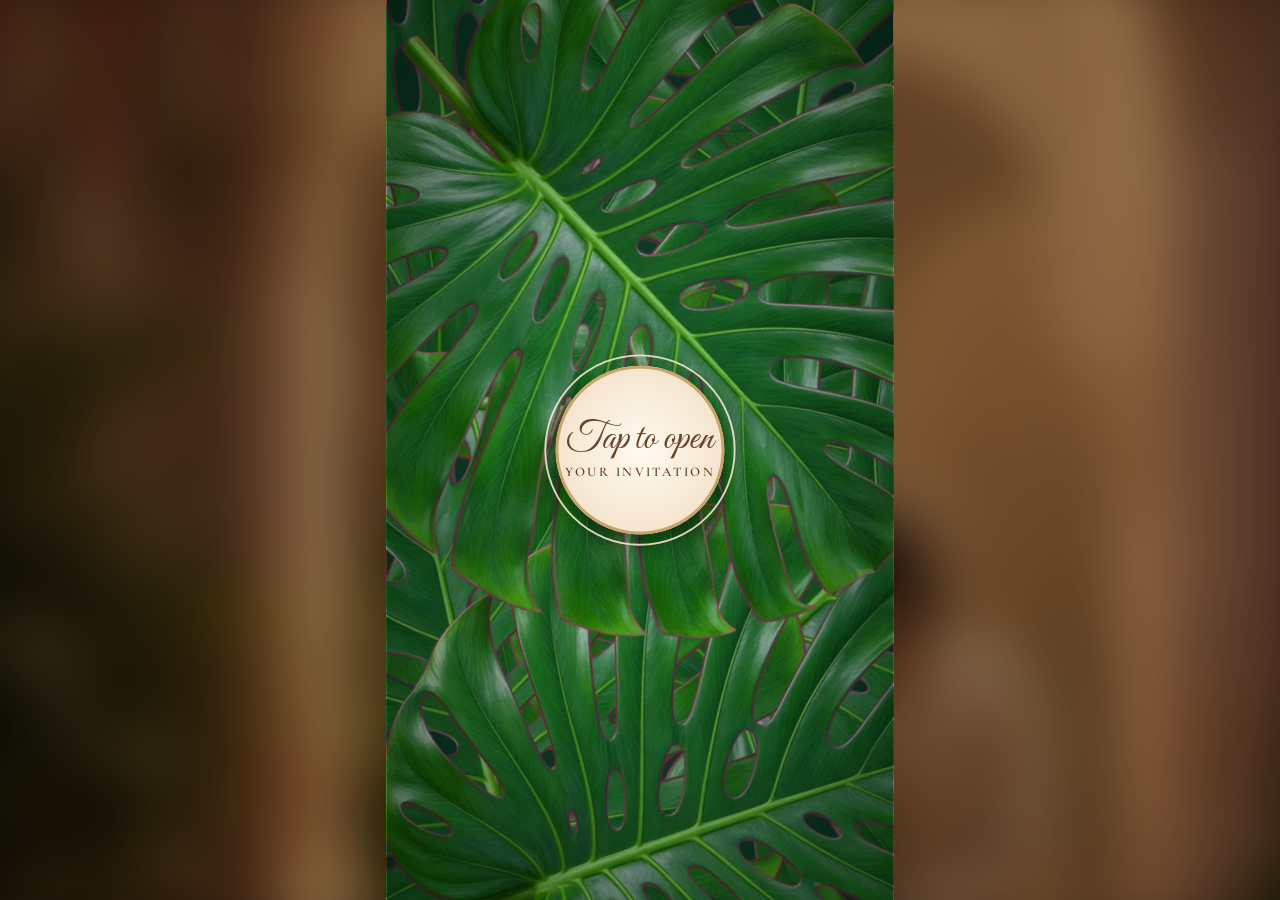
<file: index.html>
<!doctype html>
<html lang="en">
<head>
<meta charset="utf-8">
<meta name="viewport" content="width=device-width,initial-scale=1,viewport-fit=cover">
<meta name="theme-color" content="#1b1b2e">
<title>Wedding Invitation — Just For You</title>
<meta property="og:title" content="You're invited to our wedding">
<meta property="og:image" content="assets/img/title.webp">
<link rel="stylesheet" href="assets/fonts/fonts.css">
<link rel="stylesheet" href="assets/kit.css">
</head>
<body>
<div class="backdrop" id="backdrop"></div>
<main class="stage" id="stage">
  <div id="scenes"></div>
  <canvas class="fx" id="fx" width="1080" height="1920"></canvas>
  <div id="trans"></div>
  <div class="start" id="start"><button type="button" class="start__btn" id="startBtn"><span class="start__ring"></span><b>Tap to open</b><small>your invitation</small></button></div>
  <div class="end" id="end" hidden>
    <a class="pill" id="rsvp" target="_blank" rel="noopener">RSVP on WhatsApp</a>
    <a class="pill" id="map" target="_blank" rel="noopener">Open venue map</a>
    <button type="button" class="pill ghost" id="replay">↺ Watch again</button>
    <a class="make" href="edit.html">Create your own invitation →</a>
    <p class="credit" id="credit"></p>
  </div>
  <button type="button" class="mute" id="mute" aria-label="Mute music" hidden>♪</button>
</main>
<audio id="music" preload="auto" playsinline></audio>
<script src="assets/config.js"></script>
<script src="assets/sample-data.js"></script>
<script src="assets/jfy-codec.js"></script>
<script src="assets/kit.js"></script>
</body>
</html>
</file>
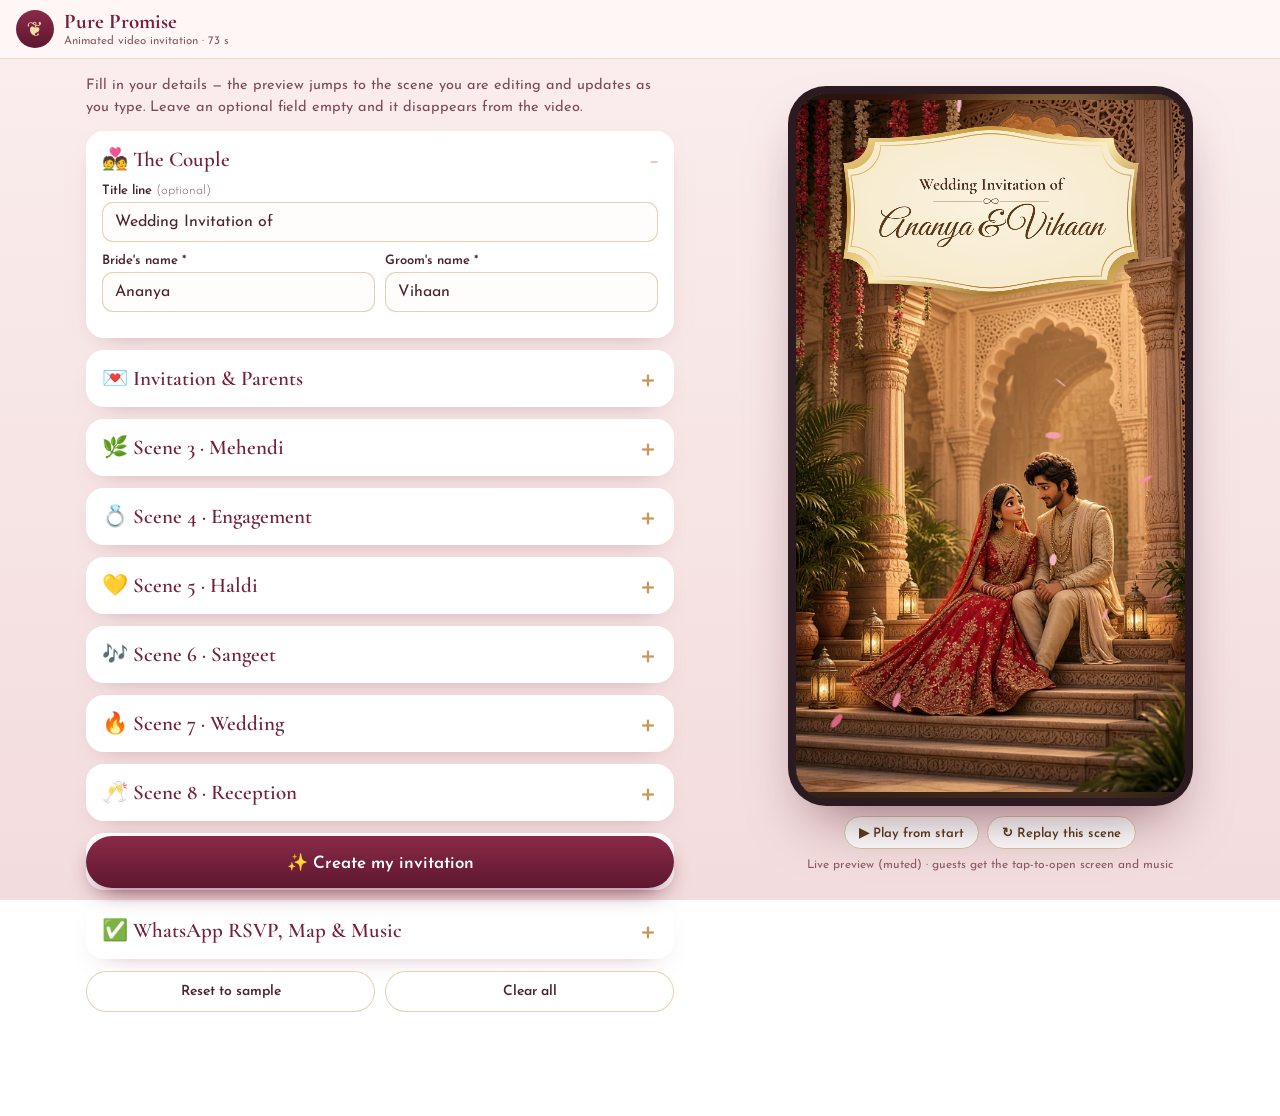
<file: edit.html>
<!doctype html>
<html lang="en">
<head>
<meta charset="utf-8">
<meta name="viewport" content="width=device-width,initial-scale=1,viewport-fit=cover">
<title>Customize your video invitation — Just For You</title>
<link rel="stylesheet" href="assets/fonts/fonts.css">
<link rel="stylesheet" href="assets/editor.css">
<style>.phone{aspect-ratio:9/16;width:auto!important;max-width:100%;padding:8px}body.v-preview .phone{width:auto!important}.pvbar{display:flex;gap:8px;justify-content:center;margin-top:10px}.pvbar button{font:600 13px 'Josefin Sans',sans-serif;padding:8px 14px;border-radius:20px;border:1px solid #d9c3a0;background:#fff;color:#5a3d1a;cursor:pointer}</style>
</head>
<body>
<header class="top">
  <div class="brand"><span class="brand__mono">❦</span><div><b id="tplName">Invitation</b><small id="tplSub">Animated video invitation</small></div></div>
  <nav class="tabs" role="tablist"><button type="button" class="tab on" data-view="form">✎ Edit</button><button type="button" class="tab" data-view="preview">👁 Preview</button></nav>
</header>
<div class="wrap">
<form class="panel" id="ed" autocomplete="off" novalidate>
  <p class="intro">Fill in your details — the preview jumps to the scene you are editing and updates as you type. Leave an optional field empty and it disappears from the video.</p>
  <div id="groups"></div>
  <div class="actions"><button type="button" class="btn btn--ghost" id="resetBtn">Reset to sample</button><button type="button" class="btn btn--ghost" id="clearBtn">Clear all</button></div>
  <p class="err" id="err" hidden></p>
  <button type="button" class="btn btn--main" id="createBtn">✨ Create my invitation</button>
</form>
<section class="preview" id="preview">
  <div class="phone"><iframe id="pv" title="Invitation preview"></iframe></div>
  <div class="pvbar"><button type="button" id="pvPlay">▶ Play from start</button><button type="button" id="pvScene">↻ Replay this scene</button></div>
  <p class="pvnote">Live preview (muted) · guests get the tap-to-open screen and music</p>
</section>
</div>
<div class="sheet" id="sheet" hidden>
  <div class="sheet__card">
    <button type="button" class="sheet__x" id="sheetX" aria-label="Close">×</button>
    <div class="sheet__tick">✓</div>
    <h2>Your invitation is ready!</h2>
    <p>Share this link with your guests. Everything you typed is saved inside the link.</p>
    <div class="link"><input id="shareUrl" readonly aria-label="Your invitation link"><button type="button" class="btn btn--main" id="copyBtn">Copy</button></div>
    <div class="sheet__btns">
      <a class="btn btn--wa" id="waShare" target="_blank" rel="noopener">Share on WhatsApp</a>
      <a class="btn btn--ghost" id="openLink" target="_blank" rel="noopener">Open invitation ↗</a>
      <button type="button" class="btn btn--ghost" id="nativeShare" hidden>Share…</button>
    </div>
  </div>
</div>
<script src="assets/config.js"></script>
<script src="assets/sample-data.js"></script>
<script src="assets/jfy-codec.js"></script>
<script src="assets/editor.js"></script>
</body>
</html>
</file>
<file: assets/fonts/fonts.css>
/* Google Fonts, SIL Open Font License 1.1 */
@font-face{font-family:'Great Vibes';font-display:block;src:url(great-vibes-latin-400-normal.woff2) format('woff2')}
@font-face{font-family:'Alex Brush';font-display:block;src:url(alex-brush-latin-400-normal.woff2) format('woff2')}
@font-face{font-family:'Parisienne';font-display:block;src:url(parisienne-latin-400-normal.woff2) format('woff2')}
@font-face{font-family:'Pinyon Script';font-display:block;src:url(pinyon-script-latin-400-normal.woff2) format('woff2')}
@font-face{font-family:'Tangerine';font-weight:700;font-display:block;src:url(tangerine-latin-700-normal.woff2) format('woff2')}
@font-face{font-family:'Dancing Script';font-weight:600;font-display:block;src:url(dancing-script-latin-600-normal.woff2) format('woff2')}
@font-face{font-family:'Amita';font-weight:700;font-display:block;src:url(amita-latin-700-normal.woff2) format('woff2')}
@font-face{font-family:'Rozha One';font-display:block;src:url(rozha-one-latin-400-normal.woff2) format('woff2')}
@font-face{font-family:'Cinzel';font-weight:500;font-display:block;src:url(cinzel-latin-500-normal.woff2) format('woff2')}
@font-face{font-family:'Playfair Display';font-weight:500;font-display:block;src:url(playfair-display-latin-500-normal.woff2) format('woff2')}
@font-face{font-family:'Cormorant Garamond';font-weight:500;font-display:block;src:url(cormorant-garamond-latin-500-normal.woff2) format('woff2')}
@font-face{font-family:'Cormorant Garamond';font-weight:600;font-display:block;src:url(cormorant-garamond-latin-600-normal.woff2) format('woff2')}
@font-face{font-family:'Cormorant Garamond';font-weight:700;font-display:block;src:url(cormorant-garamond-latin-700-normal.woff2) format('woff2')}
@font-face{font-family:'Marcellus';font-display:swap;src:url(Marcellus-400-normal-latin.woff2) format('woff2')}
@font-face{font-family:'Josefin Sans';font-weight:300;font-display:swap;src:url(JosefinSans-300-normal-latin.woff2) format('woff2')}
@font-face{font-family:'Josefin Sans';font-weight:400;font-display:swap;src:url(JosefinSans-400-normal-latin.woff2) format('woff2')}
@font-face{font-family:'Josefin Sans';font-weight:600;font-display:swap;src:url(JosefinSans-600-normal-latin.woff2) format('woff2')}
</file>
<file: assets/kit.css>
*{box-sizing:border-box;margin:0;padding:0}
html,body{height:100%;background:#111;overflow:hidden;-webkit-tap-highlight-color:transparent}
.backdrop{position:fixed;inset:-40px;background:#222 center/cover;filter:blur(28px) brightness(.6)}
.stage{position:absolute;left:50%;top:50%;width:1080px;height:1920px;overflow:hidden;background:#000;contain:strict;transform:translate(-50%,-50%)}
.sc{position:absolute;inset:0;overflow:hidden;opacity:0;visibility:hidden}
.sc .bg{position:absolute;left:0;top:0;width:1080px;height:1920px;display:block;transform-origin:0 0;will-change:transform;user-select:none;-webkit-user-drag:none}
.fx{position:absolute;inset:0;width:1080px;height:1920px;pointer-events:none}
.fx.front{z-index:3}
/* text boxes */
.box{position:absolute;display:flex;align-items:center;justify-content:center;will-change:transform,opacity}
.box>svg.card{position:absolute;inset:0;width:100%;height:100%;overflow:visible;filter:drop-shadow(0 10px 18px rgba(40,20,0,.35))}
.box .in{position:relative;display:flex;flex-direction:column;align-items:center;justify-content:center;text-align:center;width:100%;height:100%;font-size:calc(var(--k,1) * 1px);color:var(--ink);font-family:var(--serif)}
.box .s{font-family:var(--script);color:var(--sink);font-weight:var(--sw,400);line-height:1.12;padding:0 .2em}
.box .r{font-weight:var(--rw,700);line-height:1.32}
.box .hide{display:none!important}
.box .div{display:block;width:var(--dw,320px);height:20px;margin:6px 0 4px}
.box.none .in{text-shadow:var(--shadow,none)}
.trans{position:absolute;inset:0;pointer-events:none;z-index:6}
.trans .leaf{position:absolute;left:0;top:0;width:1500px;height:1500px;margin:-750px 0 0 -750px;opacity:0;will-change:transform}
.trans .fill{position:absolute;inset:0;opacity:0}
/* overlays */
.start{position:absolute;inset:0;display:grid;place-items:center;z-index:20;transition:opacity .5s;background:radial-gradient(ellipse at 50% 50%,rgba(0,0,0,0) 30%,rgba(0,0,0,.45))}
.start.out{opacity:0;pointer-events:none}
.start__btn{position:relative;width:360px;height:360px;border-radius:50%;border:0;background:radial-gradient(circle,#fffaf0,#f1dcc0);color:#6b4428;box-shadow:0 20px 60px rgba(0,0,0,.5),inset 0 0 0 6px #caa36b;cursor:pointer;display:flex;flex-direction:column;align-items:center;justify-content:center;gap:10px}
.start__btn b{font-family:'Great Vibes',cursive;font-weight:400;font-size:84px;line-height:1}
.start__btn small{font:600 28px 'Cormorant Garamond',serif;letter-spacing:.18em;text-transform:uppercase}
.start__ring{position:absolute;inset:-24px;border-radius:50%;border:4px solid rgba(255,240,215,.85);animation:ring 1.8s ease-out infinite}
@keyframes ring{from{transform:scale(.9);opacity:1}to{transform:scale(1.25);opacity:0}}
.end{position:absolute;left:0;right:0;bottom:56px;z-index:15;display:flex;flex-direction:column;align-items:center;gap:18px;animation:fadeUp .8s ease both}
.end[hidden]{display:none}
@keyframes fadeUp{from{opacity:0;transform:translateY(40px)}to{opacity:1;transform:none}}
.pill{display:block;min-width:560px;padding:22px 44px;border-radius:80px;background:rgba(255,250,240,.94);color:#5a3a1e;font:700 38px 'Cormorant Garamond',serif;text-decoration:none;text-align:center;border:0;box-shadow:0 10px 30px rgba(0,0,0,.35);cursor:pointer}
.pill.ghost{background:rgba(110,70,30,.9);color:#fff}
.hide{display:none!important}
.make{color:#fff;font:600 32px 'Cormorant Garamond',serif;background:rgba(20,15,30,.6);padding:12px 28px;border-radius:40px;text-decoration:none}
.credit{color:#fff;font:500 22px 'Cormorant Garamond',serif;background:rgba(20,15,30,.55);padding:8px 20px;border-radius:20px;max-width:900px;text-align:center}
.mute{position:absolute;right:36px;top:36px;z-index:16;width:92px;height:92px;border-radius:50%;border:0;background:rgba(255,255,255,.75);color:#5a3a1e;font-size:46px;cursor:pointer;box-shadow:0 6px 18px rgba(0,0,0,.25)}
.mute.off{text-decoration:line-through;opacity:.7}
/* spacing for free-text scenes (measured from the reference) */
.t-names .div{margin:.7em 0 .8em}.t-names .s{line-height:1.08}.t-names [data-k=first_parents],.t-names [data-k=second_parents]{margin-top:.08em}
.t-names [data-k=weds_word]{margin:.32em 0 .2em!important}
.t-rsvp .div{margin:1.2em 0 1em}.t-rsvp .s{line-height:1.12}.t-rsvp [data-k=rsvp_word]{margin:.12em 0 .05em}
.t-event .div{margin:.25em 0 .35em}
.box .mono{font-family:var(--mfont,'Rozha One'),serif;color:var(--mink,var(--sink));line-height:1;letter-spacing:.02em}
.t-title.none .s,.t-title.none .mono{-webkit-text-stroke:1.6px currentColor}
.t-event .s,.t-names .s,.t-rsvp .s{-webkit-text-stroke:.6px currentColor}
</file>
<file: assets/editor.css>
[hidden]{display:none!important}
:root{--wine:#74203b;--rose:#c96a7c;--gold:#c9975a;--ink:#4b2430;--bg:#fbf1f0}
*{box-sizing:border-box;margin:0;padding:0}
body{font-family:'Josefin Sans',system-ui,sans-serif;color:var(--ink);background:linear-gradient(180deg,#fbeeee,#f3dcdd) fixed;min-height:100vh}
button,input,select,textarea{font:inherit;color:inherit}
.top{position:sticky;top:0;z-index:20;display:flex;align-items:center;justify-content:space-between;gap:10px;padding:10px 16px;background:rgba(255,248,246,.92);backdrop-filter:blur(10px);border-bottom:1px solid rgba(201,151,90,.3)}
.brand{display:flex;align-items:center;gap:10px}
.brand__mono{width:38px;height:38px;border-radius:50%;display:grid;place-items:center;background:linear-gradient(180deg,#8a2a48,#5e1730);color:#f6dca8;font-size:20px}
.brand b{display:block;font-family:'Cormorant Garamond',serif;font-size:21px;line-height:1;color:var(--wine)}
.brand small{font-size:11.5px;color:#8a5a64}
.tabs{display:flex;background:#f3dfe0;border-radius:999px;padding:3px}
.tab{border:0;background:none;padding:8px 13px;border-radius:999px;font-size:13.5px;cursor:pointer}
.tab.on{background:#fff;color:var(--wine);font-weight:600;box-shadow:0 2px 6px rgba(116,32,59,.15)}
.wrap{display:grid;grid-template-columns:1fr;max-width:1180px;margin:0 auto}
.panel{padding:16px 16px 40px;max-width:620px;width:100%;margin:0 auto}
.intro{font-size:14.5px;line-height:1.5;color:#7a4a56;margin-bottom:12px}
.grp{background:#fff;border-radius:18px;padding:4px 16px;margin-bottom:12px;box-shadow:0 10px 26px -18px rgba(116,32,59,.5)}
.grp summary{cursor:pointer;list-style:none;font-family:'Cormorant Garamond',serif;font-weight:600;font-size:21px;color:var(--wine);padding:12px 0}
.grp summary::-webkit-details-marker{display:none}
.grp summary::after{content:"＋";float:right;color:var(--gold)}.grp[open] summary::after{content:"−"}
.grp[open]{padding-bottom:14px}
label{display:block;font-size:13px;font-weight:600;margin-bottom:12px;min-width:0}
label i{font-weight:300;font-style:normal;color:#8a5a64}
input:not([type=checkbox]):not([type=file]),select,textarea{display:block;width:100%;margin-top:5px;font-size:16px;font-weight:400;padding:11px 12px;border:1.5px solid rgba(201,151,90,.45);border-radius:11px;background:#fffdfc;outline:none;min-width:0}
input:focus,textarea:focus,select:focus{border-color:var(--rose);box-shadow:0 0 0 3px rgba(201,106,124,.15)}
.row2{display:grid;grid-template-columns:1fr 1fr;gap:10px}
.photo{position:relative}
.photo input{position:absolute;opacity:0;width:1px;height:1px}
.photo__btn{display:block;margin-top:5px;padding:11px;text-align:center;border:1.5px dashed rgba(201,151,90,.7);border-radius:11px;background:#fff8f3;font-weight:400;cursor:pointer;overflow:hidden;text-overflow:ellipsis;white-space:nowrap}
.photo.has .photo__btn{border-style:solid;background:#eaf6ec;color:#1d6b35}
.photo__x{margin-top:4px;border:0;background:none;font-size:12px;color:#a3354f;text-decoration:underline;cursor:pointer}
.note{font-size:12px;line-height:1.45;color:#8a5a64;margin:-2px 0 4px}
.ev{border:1.5px solid rgba(201,151,90,.35);border-radius:14px;padding:10px 12px 0;margin-bottom:10px;background:#fffaf8}
.ev__head{display:flex;justify-content:space-between;align-items:center;margin-bottom:6px}
.ev__no{font-family:'Cormorant Garamond',serif;font-size:18px;color:var(--wine)}
.ev__del{border:0;background:none;color:#a3354f;font-size:12.5px;text-decoration:underline;cursor:pointer}
.evadd{display:flex;gap:10px;align-items:center}
.evadd select{margin:0;flex:1}
.tog{display:flex;align-items:center;gap:10px;font-weight:400;font-size:14px;cursor:pointer}
.tog input{position:absolute;opacity:0}
.tog span{flex:none;width:44px;height:26px;border-radius:99px;background:#dcc3c6;position:relative;transition:.25s}
.tog span::after{content:"";position:absolute;top:3px;left:3px;width:20px;height:20px;border-radius:50%;background:#fff;transition:.25s;box-shadow:0 1px 3px rgba(0,0,0,.2)}
.tog input:checked+span{background:#34a35a}.tog input:checked+span::after{left:21px}
.tog input:focus-visible+span{outline:2px solid var(--gold)}
.btn{display:inline-flex;align-items:center;justify-content:center;gap:6px;border:0;border-radius:999px;padding:12px 18px;font-weight:600;font-size:14px;cursor:pointer;text-decoration:none;white-space:nowrap}
.btn--main{background:linear-gradient(180deg,#8a2a48,#5e1730);color:#fff;box-shadow:0 10px 24px -10px rgba(94,23,48,.8)}
.panel>.btn--main{width:100%;font-size:17px;padding:16px;position:sticky;bottom:12px}
.btn--soft{background:#f8e3e5;color:var(--wine)}
.btn--ghost{background:#fff;color:var(--ink);border:1.5px solid rgba(201,151,90,.45)}
.btn--wa{background:#1fae54;color:#fff}
.actions{display:flex;gap:10px;margin:4px 0 12px}
.actions .btn{flex:1}
.err{color:#b3261e;font-size:14px;margin-bottom:10px}
.preview{display:none;padding:16px;justify-items:center}
.phone{position:relative;width:min(100%,390px);height:min(80vh,800px);border-radius:38px;padding:10px;background:#2b1a1f;box-shadow:0 30px 60px -25px rgba(70,20,35,.6)}
.phone iframe{width:100%;height:100%;border:0;border-radius:30px;background:#f8e3e3}
.phone__notch{position:absolute;top:10px;left:50%;transform:translateX(-50%);width:110px;height:22px;background:#2b1a1f;border-radius:0 0 14px 14px;z-index:2}
.pvnote{font-size:12px;color:#8a5a64;margin-top:10px;text-align:center}
body.v-preview .panel{display:none}
body.v-preview .preview{display:grid}
body.v-preview .phone{height:calc(100svh - 120px);width:min(100%,430px)}
@media(min-width:900px){
  .tabs{display:none}
  .wrap{grid-template-columns:minmax(0,1fr) 440px;gap:20px;padding:0 20px}
  .preview{display:grid;position:sticky;top:70px;align-self:start}
  .panel{margin:0}
}
.sheet{position:fixed;inset:0;z-index:50;background:rgba(40,12,20,.55);display:grid;place-items:center;padding:16px;animation:fade .3s}
@keyframes fade{from{opacity:0}}
.sheet__card{position:relative;width:min(100%,460px);background:#fff;border-radius:24px;padding:28px 20px 22px;text-align:center;animation:pop .45s cubic-bezier(.22,1,.36,1)}
@keyframes pop{from{transform:scale(.9);opacity:0}}
.sheet__x{position:absolute;top:8px;right:14px;border:0;background:none;font-size:30px;cursor:pointer;color:#8a5a64}
.sheet__tick{width:60px;height:60px;margin:0 auto 8px;border-radius:50%;display:grid;place-items:center;font-size:30px;color:#fff;background:linear-gradient(180deg,#8a2a48,#5e1730)}
.sheet h2{font-family:'Great Vibes',cursive;font-weight:400;font-size:36px;color:var(--wine)}
.sheet p{font-size:14px;line-height:1.5;margin:4px 0 12px}
.link{display:flex;gap:8px}
.link input{margin:0!important;font-size:13px!important}
.sheet__btns{display:grid;gap:8px;margin-top:10px}
</file>
